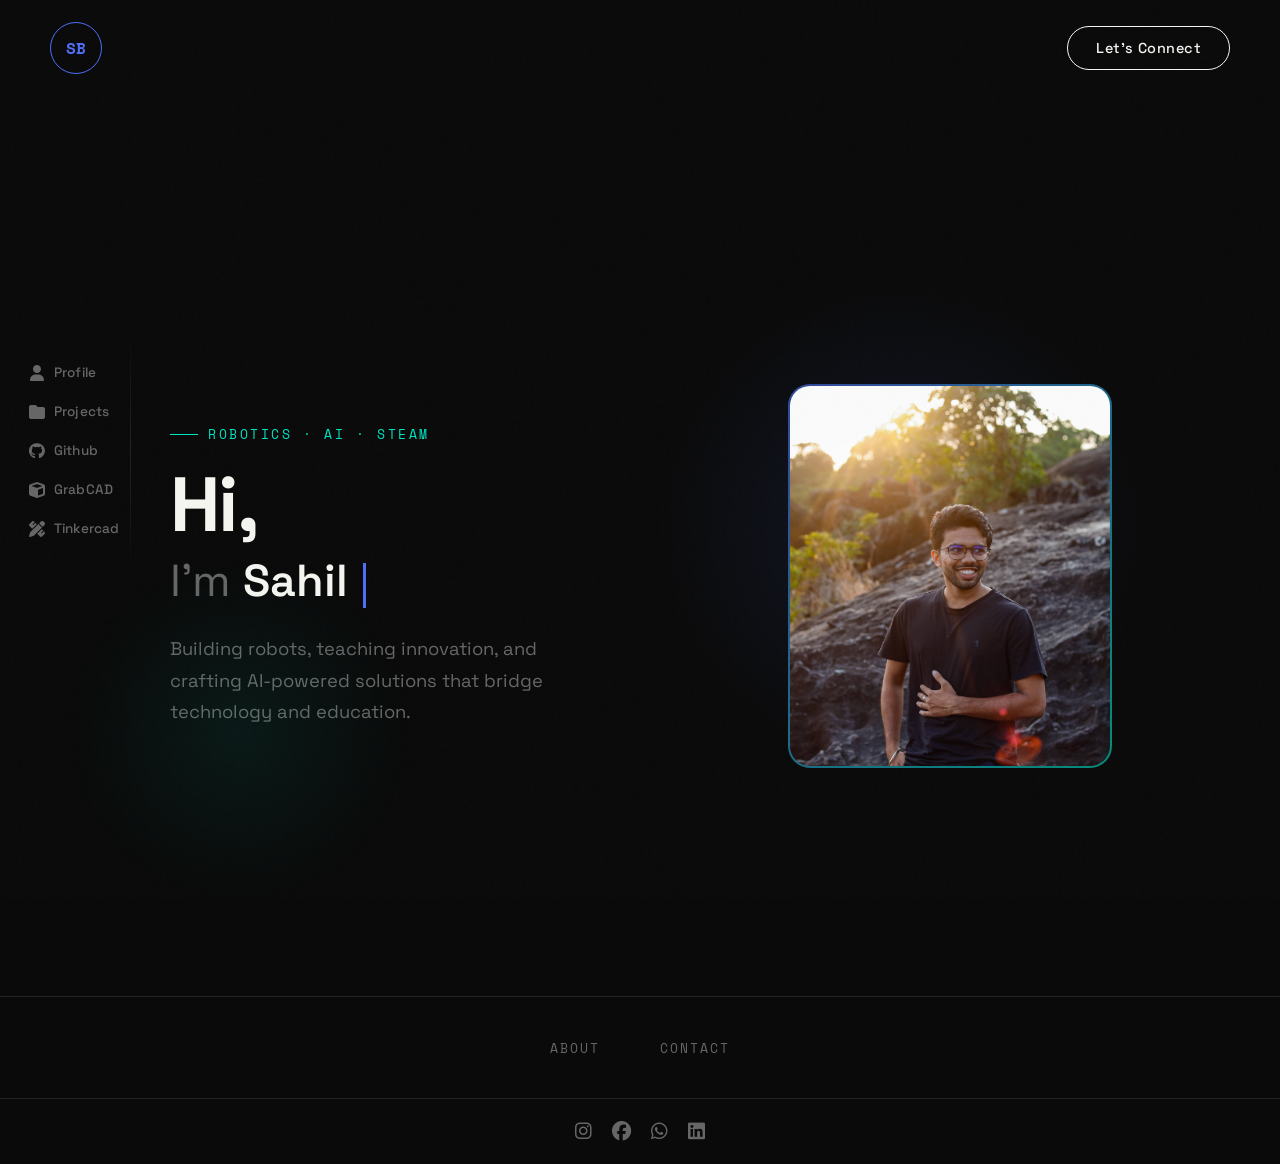
<file: index.html>
<!DOCTYPE html>
<html lang="en">
<head>
  <meta charset="UTF-8">
  <meta name="viewport" content="width=device-width, initial-scale=1.0">
  <title>Sahil B Pillai — Robotics Engineer</title>
  <link rel="stylesheet" href="style/index.css">
  <link rel="stylesheet" href="https://cdnjs.cloudflare.com/ajax/libs/font-awesome/6.5.1/css/all.min.css">
</head>
<body>

  <!-- Navbar -->
  <nav class="navbar" id="navbar">
    <div class="logo">SB</div>
    <div class="contact-btn">
      <button id="connect-btn">Let's Connect</button>
    </div>
  </nav>

  <!-- Contact Popup -->
  <div class="popup-overlay" id="popup-overlay">
    <div class="popup-card">
      <button class="popup-close" id="popup-close">✕</button>
      <h3>Let's Connect</h3>
      <p>Reach out through any of these</p>
      <div class="popup-links">
        <a href="mailto:sahilpillai117@gmail.com" class="popup-item">
          <i class="fa-solid fa-envelope"></i>
          <span>Email</span>
        </a>
        <a href="tel:+917994223905" class="popup-item">
          <i class="fa-solid fa-phone"></i>
          <span>Call</span>
        </a>
        <a href="https://wa.me/917994223905" target="_blank" class="popup-item">
          <i class="fa-brands fa-whatsapp"></i>
          <span>WhatsApp</span>
        </a>
        <a href="https://www.linkedin.com/in/sahil-b-pillai/" target="_blank" class="popup-item">
          <i class="fa-brands fa-linkedin"></i>
          <span>LinkedIn</span>
        </a>
      </div>
    </div>
  </div>

  <!-- Hero -->
  <main class="hero">
    <section class="intro">
      <div class="intro-eyebrow">Robotics · AI · STEAM</div>
      <h1>Hi,</h1>
      <h2>I'm <span id="typed-name"></span><span class="cursor"></span></h2>
      <p>Building robots, teaching innovation, and crafting AI‑powered solutions that bridge technology and education.</p>
    </section>

    <section class="photo">
      <div class="photo-frame">
        <img src="img/Lusi1.JPG" alt="Sahil B Pillai" class="profile-img">
      </div>
    </section>
  </main>

  <!-- Side Nav -->
  <aside class="side-nav">
    <a href="aboutme.html"><i class="fa-solid fa-user"></i>Profile</a>
    <a href="projects.html"><i class="fa-solid fa-folder"></i>Projects</a>
    <a href="https://github.com/Sahilpillai006" target="_blank"><i class="fa-brands fa-github"></i>Github</a>
    <a href="https://grabcad.com/sahil.pillai-3" target="_blank"><i class="fa-solid fa-cube"></i>GrabCAD</a>
    <a href="https://www.tinkercad.com/users/9lE0QAFaSyM-sahil-b-pillai" target="_blank"><i class="fa-solid fa-pencil-ruler"></i>Tinkercad</a>
  </aside>

  <!-- Bottom Links -->
  <section class="quick-links">
    <div class="about-link"><a href="aboutme.html">About</a></div>
    <div class="contact-link"><a href="#" id="bottom-connect">Contact</a></div>
  </section>

  <!-- Social Bar -->
  <div class="social-bar">
    <a href="https://www.instagram.com/ba_ch_uz_zz?igsh=d2ExN3FqcnA3OG1h" target="_blank"><i class="fa-brands fa-instagram"></i></a>
    <a href="YOUR_FACEBOOK_URL" target="_blank"><i class="fa-brands fa-facebook"></i></a>
    <a href="https://wa.me/917994223905" target="_blank"><i class="fa-brands fa-whatsapp"></i></a>
    <a href="https://www.linkedin.com/in/sahil-b-pillai/" target="_blank"><i class="fa-brands fa-linkedin"></i></a>
  </div>

  <script src="js/index.js"></script>
</body>
</html>
</file>
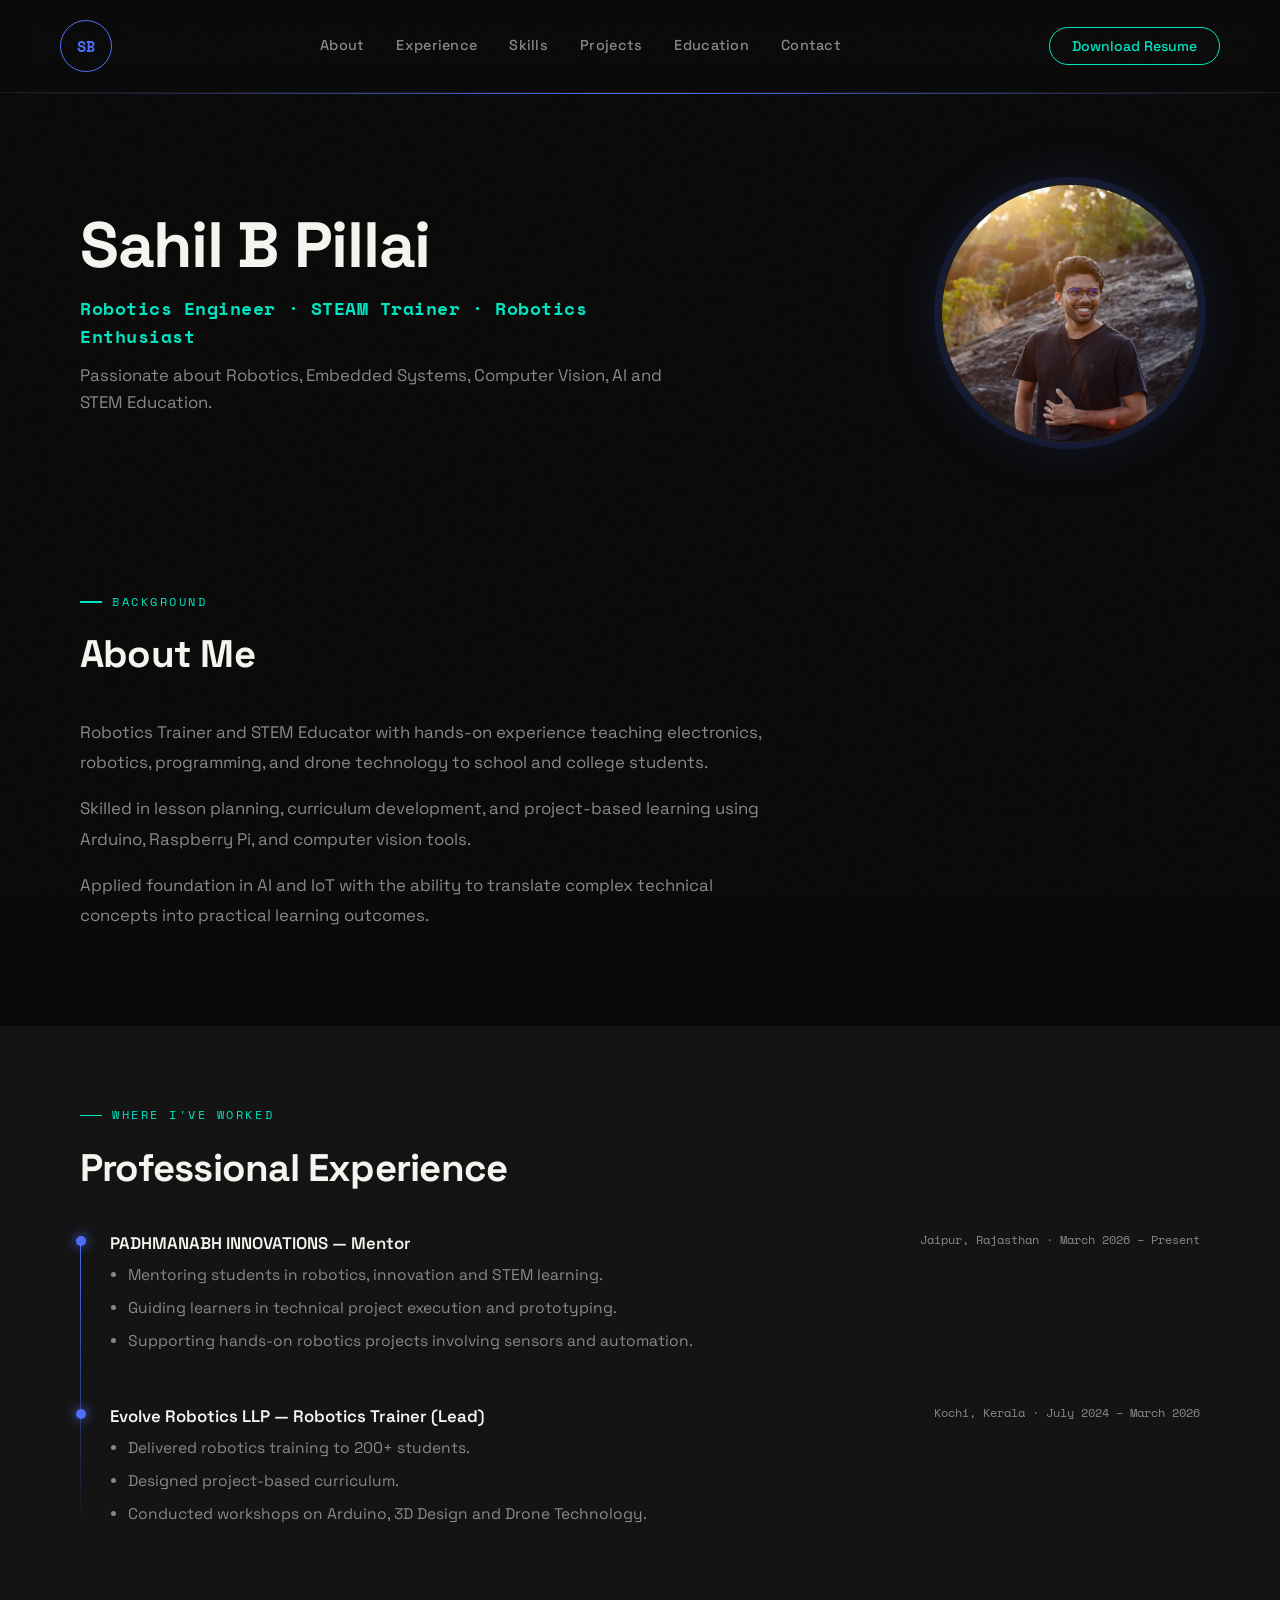
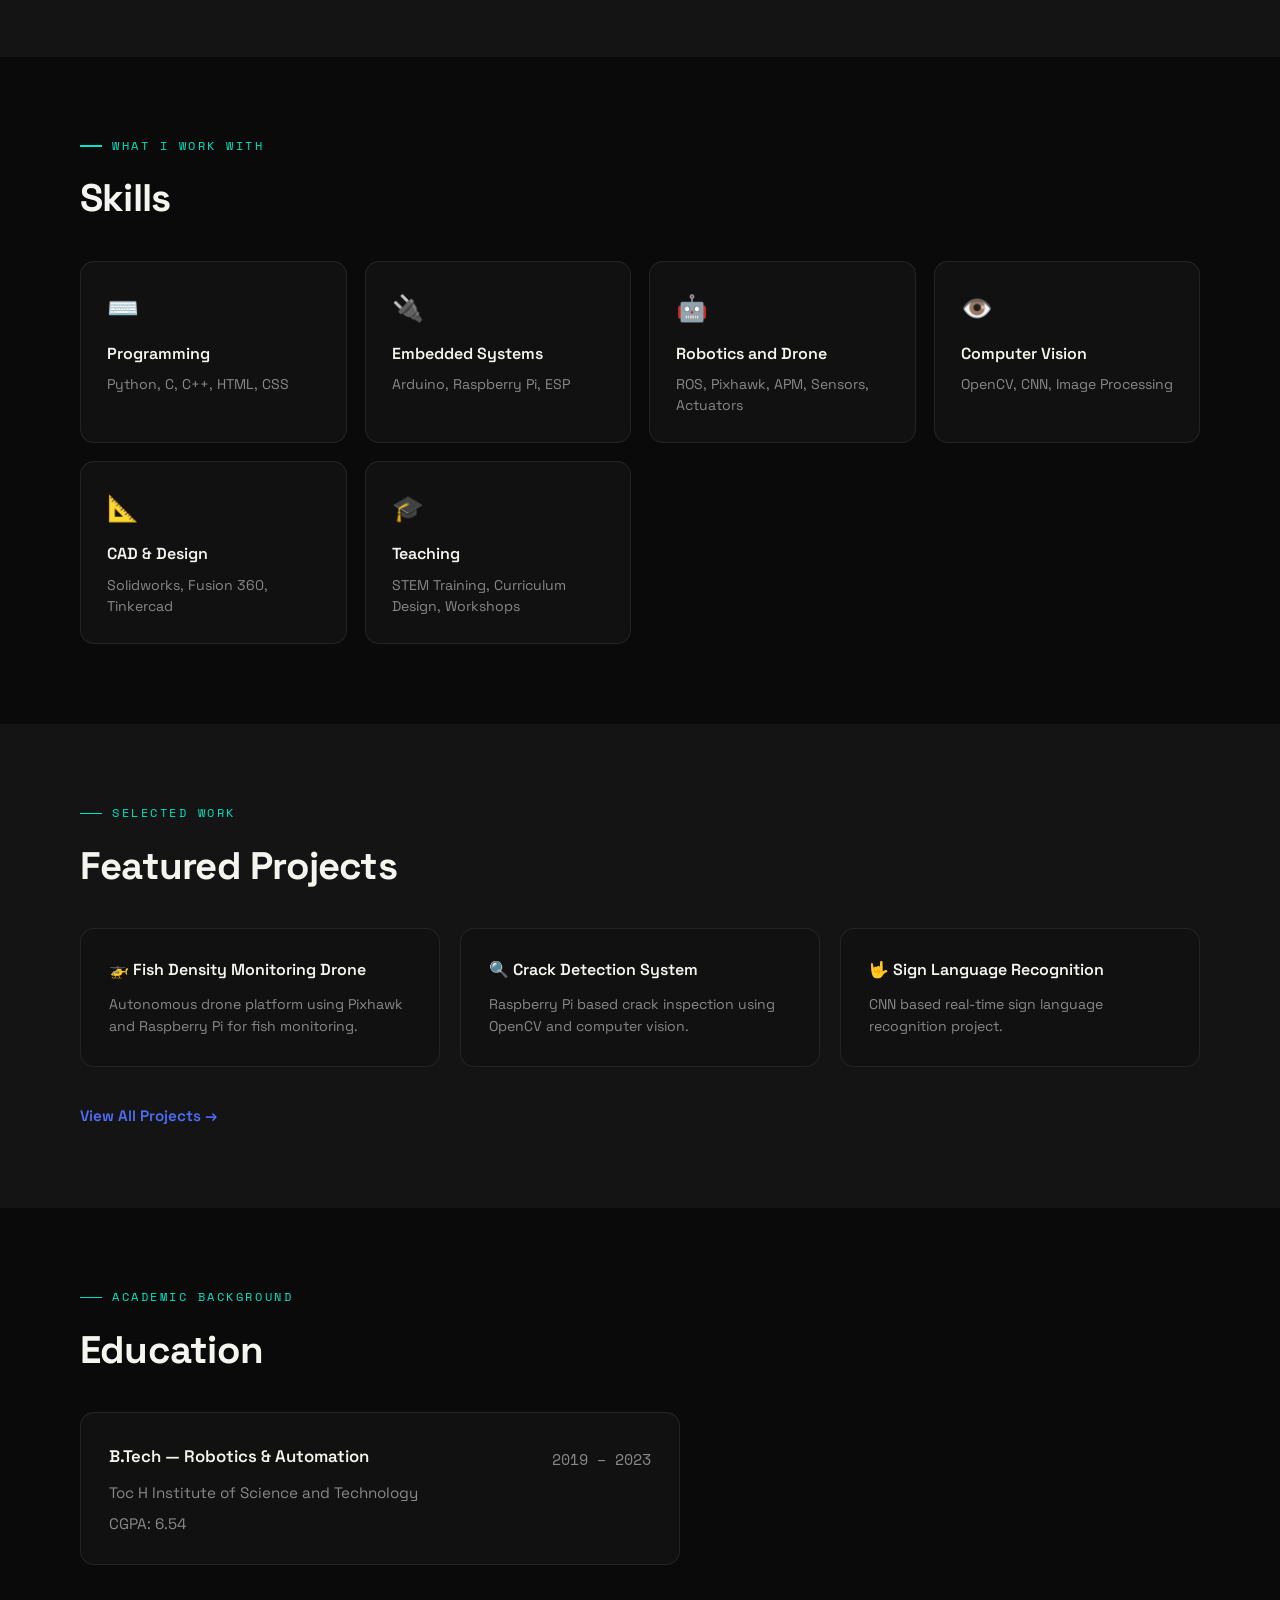
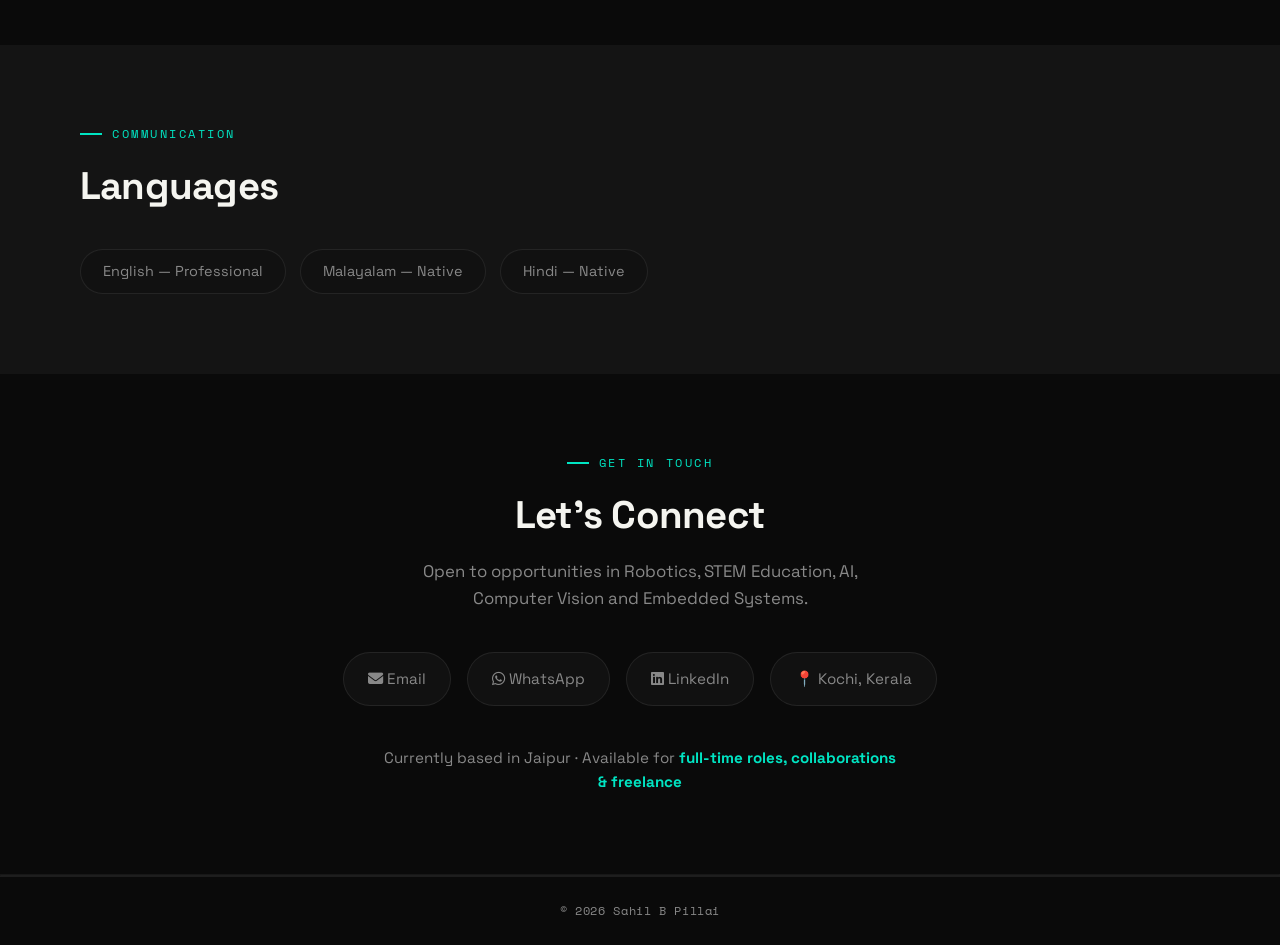
<file: aboutme.html>
<!DOCTYPE html>
<html lang="en">
<head>
  <meta charset="UTF-8">
  <meta name="viewport" content="width=device-width, initial-scale=1.0">
  <title>Sahil B Pillai — About</title>
  <link rel="stylesheet" href="style/aboutme.css">
  <link rel="stylesheet" href="https://cdnjs.cloudflare.com/ajax/libs/font-awesome/6.5.1/css/all.min.css">
</head>
<body>

  <header>
    <nav class="nav-bar">
      <div class="logo"><a href="index.html" class="logo-circle">SB</a></div>
      <div class="nav-links">
        <a href="#about">About</a>
        <a href="#experience">Experience</a>
        <a href="#skills">Skills</a>
        <a href="projects.html">Projects</a>
        <a href="#education">Education</a>
        <a href="#contact">Contact</a>
      </div>
      <div class="resume-btn"><a href="Sahil_B_pillai.pdf" download>Download Resume</a></div>
    </nav>
  </header>

  <!-- Hero -->
  <section class="hero">
    <div class="hero-text">
      <h1>Sahil B Pillai</h1>
      <p>Robotics Engineer · STEAM Trainer · Robotics Enthusiast</p>
      <p>Passionate about Robotics, Embedded Systems, Computer Vision, AI and STEM Education.</p>
    </div>
    <img src="img/Lusi1.JPG" alt="Sahil B Pillai" class="profile-img">
  </section>

  <!-- About -->
  <section id="about" class="aboutme-sec">
    <div class="section-label reveal">Background</div>
    <h2 class="reveal reveal-delay-1">About Me</h2>
    <p class="reveal reveal-delay-2">Robotics Trainer and STEM Educator with hands-on experience teaching electronics, robotics, programming, and drone technology to school and college students.</p>
    <p class="reveal reveal-delay-3">Skilled in lesson planning, curriculum development, and project-based learning using Arduino, Raspberry Pi, and computer vision tools.</p>
    <p class="reveal reveal-delay-4">Applied foundation in AI and IoT with the ability to translate complex technical concepts into practical learning outcomes.</p>
  </section>

  <!-- Experience -->
  <section id="experience" class="job-sec">
    <div class="section-label reveal">Where I've Worked</div>
    <h2 class="reveal reveal-delay-1">Professional Experience</h2>
    <div class="timeline">

      <div class="timeline-item reveal reveal-delay-2">
        <div class="timeline-dot"></div>
        <div class="company-header">
          <h3>PADHMANABH INNOVATIONS — Mentor</h3>
          <p>Jaipur, Rajasthan · March 2026 – Present</p>
        </div>
        <ul>
          <li>Mentoring students in robotics, innovation and STEM learning.</li>
          <li>Guiding learners in technical project execution and prototyping.</li>
          <li>Supporting hands-on robotics projects involving sensors and automation.</li>
        </ul>
      </div>

      <div class="timeline-item reveal reveal-delay-3">
        <div class="timeline-dot"></div>
        <div class="company-header">
          <h3>Evolve Robotics LLP — Robotics Trainer (Lead)</h3>
          <p>Kochi, Kerala · July 2024 – March 2026</p>
        </div>
        <ul>
          <li>Delivered robotics training to 200+ students.</li>
          <li>Designed project-based curriculum.</li>
          <li>Conducted workshops on Arduino, 3D Design and Drone Technology.</li>
        </ul>
      </div>

    </div>
  </section>

  <!-- Skills -->
  <section id="skills" class="skills-sec">
    <div class="section-label reveal">What I Work With</div>
    <h2 class="reveal reveal-delay-1">Skills</h2>
    <div class="skills-grid">
      <div class="skill-card reveal reveal-delay-1">
        <div class="skill-icon">⌨️</div>
        <h3>Programming</h3>
        <p>Python, C, C++, HTML, CSS</p>
      </div>
      <div class="skill-card reveal reveal-delay-2">
        <div class="skill-icon">🔌</div>
        <h3>Embedded Systems</h3>
        <p>Arduino, Raspberry Pi, ESP </p>
      </div>
      <div class="skill-card reveal reveal-delay-3">
        <div class="skill-icon">🤖</div>
        <h3>Robotics and Drone</h3>
        <p>ROS, Pixhawk, APM, Sensors, Actuators</p>
      </div>
      <div class="skill-card reveal reveal-delay-4">
        <div class="skill-icon">👁️</div>
        <h3>Computer Vision</h3>
        <p>OpenCV, CNN, Image Processing</p>
      </div>
      <div class="skill-card reveal reveal-delay-5">
        <div class="skill-icon">📐</div>
        <h3>CAD & Design</h3>
        <p>Solidworks, Fusion 360, Tinkercad</p>
      </div>
      <div class="skill-card reveal">
        <div class="skill-icon">🎓</div>
        <h3>Teaching</h3>
        <p>STEM Training, Curriculum Design, Workshops</p>
      </div>
    </div>
  </section>

  <!-- Projects Preview -->
  <section id="projects-preview" class="project-sec">
    <div class="section-label reveal">Selected Work</div>
    <h2 class="reveal reveal-delay-1">Featured Projects</h2>
    <div class="projects-grid">
      <div class="project-card reveal reveal-delay-2" onclick="window.location.href='projects.html'">
        <h3>🚁 Fish Density Monitoring Drone</h3>
        <p>Autonomous drone platform using Pixhawk and Raspberry Pi for fish monitoring.</p>
      </div>
      <div class="project-card reveal reveal-delay-3" onclick="window.location.href='projects.html'">
        <h3>🔍 Crack Detection System</h3>
        <p>Raspberry Pi based crack inspection using OpenCV and computer vision.</p>
      </div>
      <div class="project-card reveal reveal-delay-4" onclick="window.location.href='projects.html'">
        <h3>🤟 Sign Language Recognition</h3>
        <p>CNN based real-time sign language recognition project.</p>
      </div>
    </div>
    <a href="projects.html" class="view-all-link reveal">View All Projects →</a>
  </section>

  <!-- Education -->
  <section id="education" class="edu">
    <div class="section-label reveal">Academic Background</div>
    <h2 class="reveal reveal-delay-1">Education</h2>
    <article class="reveal reveal-delay-2">
      <div class="edu-header">
        <h3>B.Tech — Robotics & Automation</h3>
        <p>2019 – 2023</p>
      </div>
      <p>Toc H Institute of Science and Technology</p>
      <p>CGPA: 6.54</p>
    </article>
  </section>

  <!-- Languages -->
  <section id="languages" class="language-sec">
    <div class="section-label reveal">Communication</div>
    <h2 class="reveal reveal-delay-1">Languages</h2>
    <ul>
      <li class="reveal reveal-delay-2">English — Professional</li>
      <li class="reveal reveal-delay-3">Malayalam — Native</li>
      <li class="reveal reveal-delay-4">Hindi — Native</li>
    </ul>
  </section>

  <!-- Contact -->
  <section id="contact" class="contact-sec">
    <div class="section-label reveal" style="justify-content:center;">Get In Touch</div>
    <h2 class="reveal reveal-delay-1">Let's Connect</h2>
    <p class="contact-sub reveal reveal-delay-2">Open to opportunities in Robotics, STEM Education, AI, Computer Vision and Embedded Systems.</p>
    <div class="contact-grid">
      <div class="contact-item reveal reveal-delay-2"><a href="mailto:sahilpillai117@gmail.com" class="popup-item"><i class="fa-solid fa-envelope"></i> <span>Email</span></a></div>
      <div class="contact-item reveal reveal-delay-3"><a  href = "https://wa.me/917994223905" ><i class="fa-brands fa-whatsapp"></i> <span>WhatsApp</span> </a></div>
      <div class="contact-item reveal reveal-delay-4"><a href="https://www.linkedin.com/in/sahil-b-pillai/" target="_blank"><i class="fa-brands fa-linkedin"></i> <span>LinkedIn</span></a></div>
      <div class="contact-item reveal reveal-delay-5">📍 Kochi, Kerala</div>
    </div>
    <p class="open-to reveal reveal-delay-5">Currently based in Jaipur · Available for <strong>full-time roles, collaborations & freelance</strong></p>
  </section>

  <hr style="border-color: var(--border); margin: 0;">
  <footer>© 2026 Sahil B Pillai</footer>

  <script src = js/aboutme.js> </script>

</body>
</html>
</file>
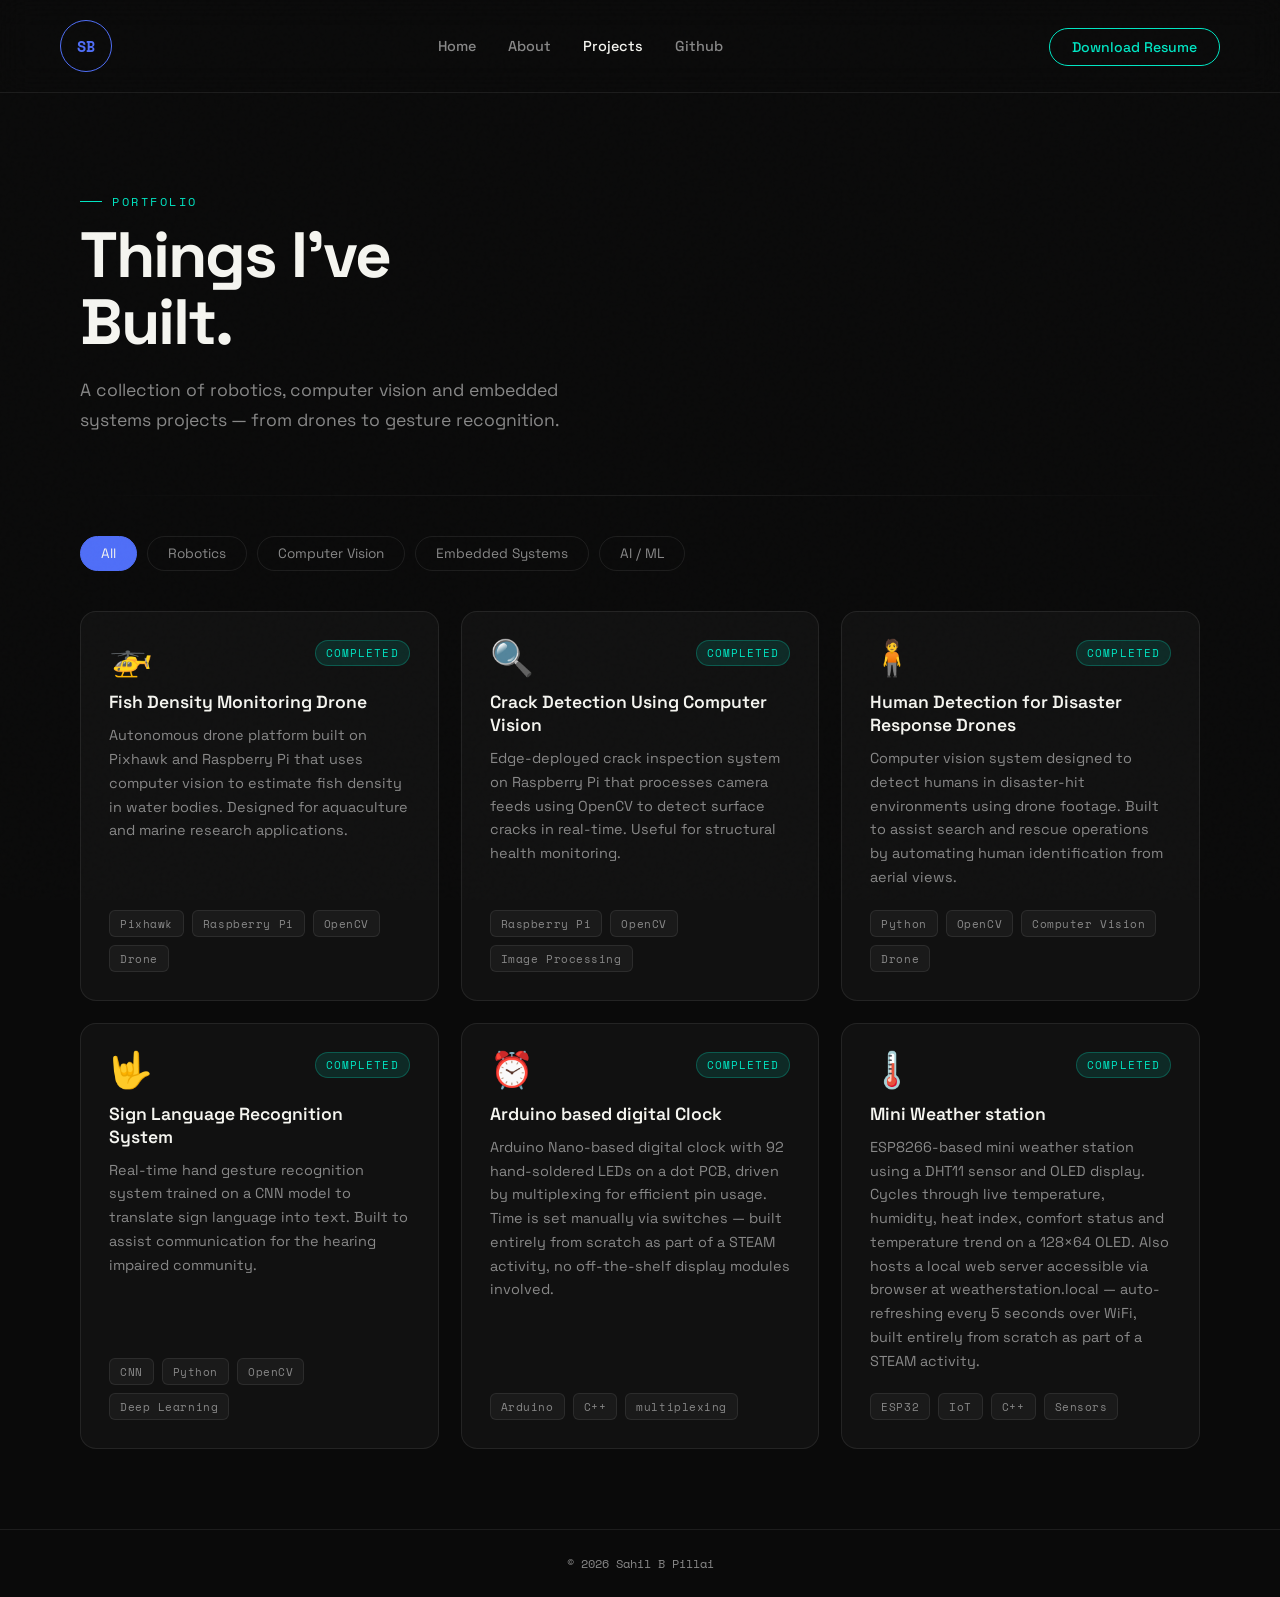
<file: projects.html>
<!DOCTYPE html>
<html lang="en">
<head>
  <meta charset="UTF-8">
  <meta name="viewport" content="width=device-width, initial-scale=1.0">
  <title>Projects — Sahil B Pillai</title>
  <link rel="stylesheet" href="style/project.css">
  <link rel="stylesheet" href="https://cdnjs.cloudflare.com/ajax/libs/font-awesome/6.5.1/css/all.min.css">
</head>
<body>

  <header>
    <nav class="nav-bar">
      <div class="logo"><a href="index.html" class="logo-circle">SB</a></div>
      <div class="nav-links">
        <a href="index.html">Home</a>
        <a href="aboutme.html">About</a>
        <a href="projects.html" class="active">Projects</a>
        <a href="https://github.com/Sahilpillai006" target="_blank">Github</a>
      </div>
      <div class="resume-btn"><a href="Sahil_B_pillai.pdf" download>Download Resume</a></div>
    </nav>
  </header>

  <!-- Hero -->
  <section class="page-hero">
    <div class="section-label reveal">Portfolio</div>
    <h1 class="reveal reveal-delay-1">Things I've<br>Built.</h1>
    <p class="reveal reveal-delay-2">A collection of robotics, computer vision and embedded systems projects — from drones to gesture recognition.</p>
  </section>

  <!-- Filter -->
  <div class="filter-bar reveal">
    <button class="filter-btn active" data-filter="all">All</button>
    <button class="filter-btn" data-filter="robotics">Robotics</button>
    <button class="filter-btn" data-filter="cv">Computer Vision</button>
    <button class="filter-btn" data-filter="embedded">Embedded Systems</button>
    <button class="filter-btn" data-filter="ai">AI / ML</button>
  </div>

  <!-- Projects -->
  <section class="projects-section">
    <div class="projects-grid" id="projects-grid">

      <div class="project-card reveal reveal-delay-1" data-category="robotics cv">
        <div class="card-header">
          <div class="card-icon">🚁</div>
          <span class="card-status status-done">Completed</span>
        </div>
        <div class="card-body">
          <h3>Fish Density Monitoring Drone</h3>
          <p>Autonomous drone platform built on Pixhawk and Raspberry Pi that uses computer vision to estimate fish density in water bodies. Designed for aquaculture and marine research applications.</p>
          <div class="card-tags">
            <span class="tag">Pixhawk</span>
            <span class="tag">Raspberry Pi</span>
            <span class="tag">OpenCV</span>
            <span class="tag">Drone</span>
          </div>
        </div>
      </div>

      <div class="project-card reveal reveal-delay-2" data-category="cv embedded">
        <div class="card-header">
          <div class="card-icon">🔍</div>
          <span class="card-status status-done">Completed</span>
        </div>
        <div class="card-body">
          <h3>Crack Detection Using Computer Vision</h3>
          <p>Edge-deployed crack inspection system on Raspberry Pi that processes camera feeds using OpenCV to detect surface cracks in real-time. Useful for structural health monitoring.</p>
          <div class="card-tags">
            <span class="tag">Raspberry Pi</span>
            <span class="tag">OpenCV</span>
            <span class="tag">Image Processing</span>
          </div>
        </div>
      </div>

      <div class="project-card reveal reveal-delay-3" data-category="robotics cv ai">
        <div class="card-header">
          <div class="card-icon">🧍</div>
          <span class="card-status status-done">Completed</span>
        </div>
        <div class="card-body">
          <h3>Human Detection for Disaster Response Drones</h3>
          <p>Computer vision system designed to detect humans in disaster-hit environments using drone footage. Built to assist search and rescue operations by automating human identification from aerial views.</p>
          <div class="card-tags">
            <span class="tag">Python</span>
            <span class="tag">OpenCV</span>
            <span class="tag">Computer Vision</span>
            <span class="tag">Drone</span>
          </div>
        </div>
      </div>

      <div class="project-card reveal reveal-delay-4" data-category="ai cv robotics">
        <div class="card-header">
          <div class="card-icon">🤟</div>
          <span class="card-status status-done">Completed</span>
        </div>
        <div class="card-body">
          <h3>Sign Language Recognition System</h3>
          <p>Real-time hand gesture recognition system trained on a CNN model to translate sign language into text. Built to assist communication for the hearing impaired community.</p>
          <div class="card-tags">
            <span class="tag">CNN</span>
            <span class="tag">Python</span>
            <span class="tag">OpenCV</span>
            <span class="tag">Deep Learning</span>
          </div>
        </div>
      </div>

      <div class="project-card reveal reveal-delay-5" data-category="embedded">
        <div class="card-header">
          <div class="card-icon">⏰</div>
          <span class="card-status status-done">Completed</span>
        </div>
        <div class="card-body">
          <h3>Arduino based digital Clock</h3>
          <p>Arduino Nano-based digital clock with 92 hand-soldered LEDs on a dot PCB, driven by multiplexing for efficient pin usage. Time is set manually via switches — built entirely from scratch as part of a STEAM activity, no off-the-shelf display modules involved.</p>
          <div class="card-tags">
            <span class="tag">Arduino</span>
            <span class="tag">C++</span>
            <span class="tag">multiplexing</span>
          </div>
        </div>
      </div>

      <div class="project-card reveal reveal-delay-6" data-category="embedded">
        <div class="card-header">
          <div class="card-icon">🌡️</div>
          <span class="card-status status-done">Completed</span>
        </div>
        <div class="card-body">
          <h3>Mini Weather station</h3>
          <p>ESP8266-based mini weather station using a DHT11 sensor and OLED display. Cycles through live temperature, humidity, heat index, comfort status and temperature trend on a 128×64 OLED. Also hosts a local web server accessible via browser at weatherstation.local — auto-refreshing every 5 seconds over WiFi, built entirely from scratch as part of a STEAM activity.</p>
          <div class="card-tags">
            <span class="tag">ESP32</span>
            <span class="tag">IoT</span>
            <span class="tag">C++</span>
            <span class="tag">Sensors</span>
          </div>
        </div>
      </div>
    </div>
    <!-- Modal -->
    <div class="modal-overlay" id="modal-overlay">
      <div class="modal-card">
        <div class="modal-banner">
          <span id="modal-icon"></span>
        </div>
        <div class="modal-body">
          <div class="modal-header">
            <h2 id="modal-title"></h2>
            <button class="modal-close" id="modal-close">✕</button>
          </div>
          <div class="modal-status" id="modal-status"></div>
          <p class="modal-description" id="modal-description"></p>
          <div class="modal-section-label">Components & Tools</div>
          <div class="modal-tags" id="modal-tags"></div>
          <a href="#" target="_blank" class="modal-github" id="modal-github">
            <i class="fa-brands fa-github"></i> View on GitHub
          </a>
        </div>
      </div>
    </div>
  </section>

  <footer>© 2026 Sahil B Pillai</footer>

  <script src="js/project.js"></script>

</body>
</html>
</file>
<file: style/index.css>
@import url('https://fonts.googleapis.com/css2?family=Space+Grotesk:wght@300;400;500;600;700&family=Space+Mono:wght@400;700&display=swap');

* {
  margin: 0;
  padding: 0;
  box-sizing: border-box;
}

:root {
  --black: #0a0a0a;
  --white: #f5f5f0;
  --accent: #4f6ef7;
  --accent2: #00e5c3;
  --mid: #1a1a1a;
  --muted: #666;
  --border: rgba(255,255,255,0.1);
}

html { scroll-behavior: smooth; }

body {
  font-family: 'Space Grotesk', sans-serif;
  background-color: var(--black);
  color: var(--white);
  overflow-x: hidden;
}

/* ── NOISE TEXTURE OVERLAY ── */
body::before {
  content: '';
  position: fixed;
  inset: 0;
  background-image: url("data:image/svg+xml,%3Csvg viewBox='0 0 256 256' xmlns='http://www.w3.org/2000/svg'%3E%3Cfilter id='noise'%3E%3CfeTurbulence type='fractalNoise' baseFrequency='0.9' numOctaves='4' stitchTiles='stitch'/%3E%3C/filter%3E%3Crect width='100%25' height='100%25' filter='url(%23noise)' opacity='0.04'/%3E%3C/svg%3E");
  pointer-events: none;
  z-index: 9999;
  opacity: 0.4;
}

/* ── NAVBAR ── */
.navbar {
  position: sticky;
  top: 0; left: 0;
  width: 100%;
  display: flex;
  justify-content: space-between;
  align-items: center;
  padding: 22px 50px;
  z-index: 100;
  background: transparent;
  transition: background 0.4s ease, backdrop-filter 0.4s ease;
}

.navbar.scrolled {
  background: rgba(10,10,10,0.85);
  backdrop-filter: blur(16px);
  border-bottom: 1px solid var(--border);
}

.logo {
  width: 52px;
  height: 52px;
  border: 1.5px solid var(--accent);
  border-radius: 50%;
  display: flex;
  justify-content: center;
  align-items: center;
  font-family: 'Space Mono', monospace;
  font-size: 1rem;
  font-weight: 700;
  color: var(--accent);
  cursor: pointer;
  transition: all 0.35s ease;
}

.logo:hover {
  background: var(--accent);
  color: var(--black);
  transform: rotate(15deg) scale(1.08);
}

.contact-btn button {
  padding: 12px 28px;
  border: 1.5px solid var(--white);
  border-radius: 100px;
  background: transparent;
  color: var(--white);
  font-family: 'Space Grotesk', sans-serif;
  font-size: 0.9rem;
  font-weight: 500;
  cursor: pointer;
  transition: all 0.3s ease;
  letter-spacing: 0.03em;
}

.contact-btn button:hover {
  background: var(--white);
  color: var(--black);
  transform: translateY(-2px);
}

/* ── HERO ── */
.hero {
  min-height: 100vh;
  display: flex;
  justify-content: center;
  align-items: center;
  padding: 120px 80px 60px;
  position: relative;
  gap: 60px;
}

/* Ambient glow */
.hero::before {
  content: '';
  position: absolute;
  top: 20%;
  right: 10%;
  width: 500px;
  height: 500px;
  background: radial-gradient(circle, rgba(79,110,247,0.12) 0%, transparent 70%);
  pointer-events: none;
  animation: pulse-glow 6s ease-in-out infinite alternate;
}

.hero::after {
  content: '';
  position: absolute;
  bottom: 10%;
  left: 5%;
  width: 350px;
  height: 350px;
  background: radial-gradient(circle, rgba(0,229,195,0.07) 0%, transparent 70%);
  pointer-events: none;
  animation: pulse-glow 8s ease-in-out infinite alternate-reverse;
}

@keyframes pulse-glow {
  from { transform: scale(1); opacity: 0.6; }
  to { transform: scale(1.15); opacity: 1; }
}

/* ── INTRO TEXT ── */
.intro {
  flex: 1;
  max-width: 560px;
  opacity: 0;
  transform: translateY(30px);
  animation: fade-up 0.9s ease forwards 0.2s;
}

.intro-eyebrow {
  font-family: 'Space Mono', monospace;
  font-size: 0.8rem;
  color: var(--accent2);
  letter-spacing: 0.2em;
  text-transform: uppercase;
  margin-bottom: 20px;
  display: flex;
  align-items: center;
  gap: 10px;
}

.intro-eyebrow::before {
  content: '';
  display: inline-block;
  width: 28px;
  height: 1.5px;
  background: var(--accent2);
}

.intro h1 {
  font-size: clamp(3rem, 6vw, 5.5rem);
  font-weight: 700;
  line-height: 1.05;
  margin-bottom: 8px;
  letter-spacing: -0.02em;
}

.intro h2 {
  font-size: clamp(1.8rem, 3.5vw, 3rem);
  font-weight: 400;
  margin-bottom: 24px;
  color: var(--muted);
}

.intro h2 span {
  color: var(--white);
  font-weight: 600;
}

.intro p {
  font-size: 1.15rem;
  color: var(--muted);
  line-height: 1.7;
  max-width: 420px;
}

/* Cursor blink after name */
.cursor {
  display: inline-block;
  width: 3px;
  height: 1em;
  background: var(--accent);
  margin-left: 4px;
  vertical-align: middle;
  animation: blink 1s step-end infinite;
}

@keyframes blink {
  0%, 100% { opacity: 1; }
  50% { opacity: 0; }
}

/* ── PROFILE IMAGE ── */
.photo {
  flex-shrink: 0;
  opacity: 0;
  transform: translateY(30px) scale(0.96);
  animation: fade-up 0.9s ease forwards 0.45s;
}

.photo-frame {
  position: relative;
  width: 320px;
  height: 380px;
}

.photo-frame::before {
  content: '';
  position: absolute;
  inset: -2px;
  border-radius: 22px;
  background: linear-gradient(135deg, var(--accent), var(--accent2));
  z-index: 0;
  opacity: 0.6;
  transition: opacity 0.4s;
}

.photo-frame:hover::before {
  opacity: 1;
  animation: spin-border 3s linear infinite;
}

@keyframes spin-border {
  from { filter: hue-rotate(0deg); }
  to { filter: hue-rotate(360deg); }
}

.profile-img {
  position: relative;
  z-index: 1;
  width: 100%;
  height: 100%;
  object-fit: cover;
  border-radius: 20px;
  display: block;
  transition: transform 0.5s ease;
}

.photo-frame:hover .profile-img {
  transform: scale(1.03);
}

/* ── SIDE NAV ── */
.side-nav {
  position: fixed;
  left: 28px;
  top: 50%;
  transform: translateY(-50%);
  display: flex;
  flex-direction: column;
  gap: 22px;
  z-index: 50;
}

.side-nav a {
  text-decoration: none;
  color: var(--muted);
  font-size: 0.85rem;
  font-weight: 500;
  display: flex;
  align-items: center;
  gap: 8px;
  transition: all 0.3s ease;
  letter-spacing: 0.01em;
}

.side-nav a i {
  font-size: 1rem;
  width: 18px;
  text-align: center;
}

.side-nav a:hover {
  color: var(--accent2);
  transform: translateX(5px);
}

.side-nav::after {
  content: '';
  position: absolute;
  right: -12px;
  top: -40px;
  width: 1px;
  height: calc(100% + 80px);
  background: linear-gradient(to bottom, transparent, var(--border), transparent);
}

/* ── BOTTOM LINKS ── */
.quick-links {
  display: flex;
  justify-content: center;
  gap: 60px;
  padding: 40px;
  border-top: 1px solid var(--border);
}

.quick-links a {
  text-decoration: none;
  color: var(--muted);
  font-family: 'Space Mono', monospace;
  font-size: 0.8rem;
  letter-spacing: 0.15em;
  text-transform: uppercase;
  transition: all 0.3s ease;
  position: relative;
}

.quick-links a::after {
  content: '';
  position: absolute;
  bottom: -4px;
  left: 0;
  width: 0;
  height: 1px;
  background: var(--accent);
  transition: width 0.3s ease;
}

.quick-links a:hover {
  color: var(--white);
}

.quick-links a:hover::after {
  width: 100%;
}

/* ── FADE UP ANIMATION ── */
@keyframes fade-up {
  to {
    opacity: 1;
    transform: translateY(0) scale(1);
  }
}

/* ── SCROLL INDICATOR ── */
.scroll-hint {
  position: absolute;
  bottom: 32px;
  left: 50%;
  transform: translateX(-50%);
  display: flex;
  flex-direction: column;
  align-items: center;
  gap: 8px;
  opacity: 0;
  animation: fade-up 0.9s ease forwards 1s;
}

.scroll-hint span {
  font-family: 'Space Mono', monospace;
  font-size: 0.7rem;
  letter-spacing: 0.15em;
  color: var(--muted);
  text-transform: uppercase;
}

.scroll-line {
  width: 1px;
  height: 40px;
  background: linear-gradient(to bottom, var(--accent), transparent);
  animation: scroll-pulse 2s ease-in-out infinite;
}

@keyframes scroll-pulse {
  0%, 100% { opacity: 0.3; transform: scaleY(1); }
  50% { opacity: 1; transform: scaleY(1.2); }
}

/* ── RESPONSIVE ── */
@media (max-width: 768px) {
  .hero { flex-direction: column-reverse; padding: 100px 24px 60px; text-align: center; }
  .intro p { max-width: 100%; }
  .intro-eyebrow { justify-content: center; }
  .photo-frame { width: 240px; height: 280px; }
  .side-nav { display: none; }
  .navbar { padding: 18px 24px; }
}

/* ── POPUP ── */
.popup-overlay {
  position: fixed;
  inset: 0;
  background: rgba(0,0,0,0.7);
  backdrop-filter: blur(8px);
  z-index: 1000;
  display: flex;
  justify-content: center;
  align-items: center;
  opacity: 0;
  pointer-events: none;
  transition: opacity 0.3s ease;
}

.popup-overlay.active {
  opacity: 1;
  pointer-events: all;
}

.popup-card {
  background: #111;
  border: 1px solid var(--border);
  border-radius: 20px;
  padding: 40px;
  width: 90%;
  max-width: 380px;
  text-align: center;
  position: relative;
  transform: translateY(20px);
  transition: transform 0.3s ease;
}

.popup-overlay.active .popup-card {
  transform: translateY(0);
}

.popup-card h3 {
  font-size: 1.4rem;
  font-weight: 700;
  margin-bottom: 6px;
}

.popup-card p {
  color: var(--muted);
  font-size: 0.9rem;
  margin-bottom: 28px;
}

.popup-close {
  position: absolute;
  top: 16px;
  right: 18px;
  background: none;
  border: none;
  color: var(--muted);
  font-size: 1rem;
  cursor: pointer;
  transition: color 0.2s;
}

.popup-close:hover { color: var(--white); }

.popup-links {
  display: grid;
  grid-template-columns: 1fr 1fr;
  gap: 12px;
}

.popup-item {
  display: flex;
  flex-direction: column;
  align-items: center;
  gap: 8px;
  text-decoration: none;
  color: var(--muted);
  background: rgba(255,255,255,0.04);
  border: 1px solid var(--border);
  border-radius: 12px;
  padding: 18px 12px;
  transition: all 0.3s ease;
  font-size: 0.88rem;
}

.popup-item i { font-size: 1.4rem; }

.popup-item:hover {
  color: var(--white);
  border-color: var(--accent2);
  background: rgba(0,229,195,0.06);
  transform: translateY(-2px);
}

/* ── SOCIAL BAR ── */
.social-bar {
  display: flex;
  justify-content: center;
  gap: 20px;
  padding: 20px 40px;
  border-top: 1px solid var(--border);
}

.social-bar a {
  color: var(--muted);
  font-size: 1.2rem;
  transition: all 0.3s ease;
}

.social-bar a:hover {
  color: var(--accent2);
  transform: translateY(-3px);
}

/* ── PAGE TRANSITIONS ── */
.page-exit-circle .photo-frame {
  animation: shrink-to-circle 0.5s ease forwards;
}

.page-exit-none .photo-frame {
  animation: shrink-to-none 0.5s ease forwards;
}

@keyframes shrink-to-circle {
  0%   { border-radius: 20px; transform: scale(1); opacity: 1; }
  100% { border-radius: 50%; transform: scale(0.15); opacity: 0; }
}

@keyframes shrink-to-none {
  0%   { border-radius: 20px; transform: scale(1); opacity: 1; }
  100% { border-radius: 20px; transform: scale(0); opacity: 0; }
}
</file>
<file: style/aboutme.css>
@import url('https://fonts.googleapis.com/css2?family=Space+Grotesk:wght@300;400;500;600;700&family=Space+Mono:wght@400;700&display=swap');

* { margin: 0; padding: 0; box-sizing: border-box; }

:root {
  --black: #0a0a0a;
  --white: #f5f5f0;
  --accent: #4f6ef7;
  --accent2: #00e5c3;
  --mid: #141414;
  --card: #111111;
  --muted: #888;
  --border: rgba(255,255,255,0.08);
}

html { scroll-behavior: smooth; }

body {
  font-family: 'Space Grotesk', sans-serif;
  background: var(--black);
  color: var(--white);
  line-height: 1.6;
  overflow-x: hidden;
}

/* ── NOISE ── */
body::before {
  content: '';
  position: fixed;
  inset: 0;
  background-image: url("data:image/svg+xml,%3Csvg viewBox='0 0 256 256' xmlns='http://www.w3.org/2000/svg'%3E%3Cfilter id='noise'%3E%3CfeTurbulence type='fractalNoise' baseFrequency='0.9' numOctaves='4' stitchTiles='stitch'/%3E%3C/filter%3E%3Crect width='100%25' height='100%25' filter='url(%23noise)' opacity='0.04'/%3E%3C/svg%3E");
  pointer-events: none;
  z-index: 9999;
  opacity: 0.4;
}

/* ── NAVBAR ── */
.nav-bar {
  position: sticky;
  top: 0;
  width: 100%;
  display: flex;
  justify-content: space-between;
  align-items: center;
  padding: 20px 60px;
  background: rgba(10,10,10,0.9);
  backdrop-filter: blur(16px);
  border-bottom: 1px solid var(--border);
  z-index: 100;
}

.logo-circle {
  width: 52px; height: 52px;
  border: 1.5px solid var(--accent);
  border-radius: 50%;
  display: flex; justify-content: center; align-items: center;
  color: var(--accent);
  text-decoration: none;
  font-family: 'Space Mono', monospace;
  font-size: 0.95rem; font-weight: 700;
  transition: all 0.3s;
}
.logo-circle:hover { background: var(--accent); color: var(--black); transform: rotate(15deg) scale(1.08); }

.nav-links { display: flex; gap: 32px; }
.nav-links a { color: var(--muted); text-decoration: none; font-size: 0.9rem; font-weight: 500; transition: color 0.3s; letter-spacing: 0.02em; }
.nav-links a:hover { color: var(--white); }

.resume-btn a {
  background: transparent;
  border: 1.5px solid var(--accent2);
  color: var(--accent2);
  text-decoration: none;
  padding: 9px 22px;
  border-radius: 100px;
  font-size: 0.88rem;
  font-weight: 500;
  transition: all 0.3s;
}
.resume-btn a:hover { background: var(--accent2); color: var(--black); }

/* ── HERO ── */
.hero {
  display: flex;
  justify-content: space-between;
  align-items: center;
  padding: 90px 80px 70px;
  position: relative;
  gap: 60px;
}

.hero::after {
  content: '';
  position: absolute;
  top: 0; left: 0; right: 0;
  height: 1px;
  background: linear-gradient(to right, transparent, var(--accent), transparent);
}

.hero-text { max-width: 600px; }
.hero-text h1 {
  font-size: clamp(2.5rem, 5vw, 4.2rem);
  font-weight: 700; letter-spacing: -0.02em;
  margin-bottom: 14px;
  line-height: 1.1;
}
.hero-text p:first-of-type {
  font-size: 1.1rem; font-weight: 600;
  color: var(--accent2); margin-bottom: 12px;
  font-family: 'Space Mono', monospace;
  letter-spacing: 0.03em;
}
.hero-text p:last-of-type { color: var(--muted); font-size: 1.05rem; }

.profile-img {
  width: 260px; height: 260px;
  object-fit: cover;
  border-radius: 50%;
  border: 2px solid var(--border);
  box-shadow: 0 0 0 6px rgba(79,110,247,0.12), 0 0 60px rgba(79,110,247,0.15);
  transition: transform 0.5s ease, box-shadow 0.5s ease;
  flex-shrink: 0;
}
.profile-img:hover {
  transform: scale(1.04);
  box-shadow: 0 0 0 8px rgba(79,110,247,0.2), 0 0 80px rgba(79,110,247,0.25);
}

/* ── SECTION LABELS ── */
.section-label {
  font-family: 'Space Mono', monospace;
  font-size: 0.72rem;
  letter-spacing: 0.22em;
  text-transform: uppercase;
  color: var(--accent2);
  margin-bottom: 12px;
  display: flex;
  align-items: center;
  gap: 10px;
}
.section-label::before {
  content: '';
  display: inline-block;
  width: 22px; height: 1.5px;
  background: var(--accent2);
}

section h2 {
  font-size: clamp(1.8rem, 3vw, 2.4rem);
  font-weight: 700;
  letter-spacing: -0.02em;
  margin-bottom: 32px;
}

/* ── ABOUT ── */
.aboutme-sec { padding: 80px; }
.aboutme-sec p { color: var(--muted); font-size: 1.05rem; max-width: 700px; margin-bottom: 16px; line-height: 1.8; }

/* ── EXPERIENCE TIMELINE ── */
.job-sec { padding: 80px; background: var(--mid); position: relative; }

.timeline { position: relative; padding-left: 30px; }
.timeline::before {
  content: '';
  position: absolute;
  left: 0; top: 8px; bottom: 0;
  width: 1px;
  background: linear-gradient(to bottom, var(--accent), transparent);
}

.timeline-item { position: relative; margin-bottom: 50px; }
.timeline-dot {
  position: absolute;
  left: -34px; top: 6px;
  width: 10px; height: 10px;
  border-radius: 50%;
  background: var(--accent);
  box-shadow: 0 0 12px var(--accent);
}

.company-header {
  display: flex;
  justify-content: space-between;
  align-items: flex-start;
  margin-bottom: 6px;
  flex-wrap: wrap;
  gap: 8px;
}
.company-header h3 {
  font-size: 1.05rem; font-weight: 600;
  color: var(--white);
}
.company-header p {
  font-family: 'Space Mono', monospace;
  font-size: 0.78rem; color: var(--muted);
}

.job-sec ul { padding-left: 18px; color: var(--muted); }
.job-sec ul li { margin-bottom: 8px; font-size: 0.97rem; line-height: 1.6; }

/* ── SKILLS ── */
.skills-sec { padding: 80px; }
.skills-grid {
  display: grid;
  grid-template-columns: repeat(auto-fit, minmax(240px, 1fr));
  gap: 18px;
}
.skill-card {
  background: var(--card);
  border: 1px solid var(--border);
  border-radius: 14px;
  padding: 26px;
  transition: all 0.35s ease;
  position: relative;
  overflow: hidden;
}
.skill-card::before {
  content: '';
  position: absolute;
  inset: 0;
  background: linear-gradient(135deg, rgba(79,110,247,0.06), transparent);
  opacity: 0;
  transition: opacity 0.35s;
}
.skill-card:hover {
  border-color: var(--accent);
  transform: translateY(-4px);
  box-shadow: 0 16px 40px rgba(79,110,247,0.1);
}
.skill-card:hover::before { opacity: 1; }
.skill-card .skill-icon { font-size: 1.6rem; margin-bottom: 12px; }
.skill-card h3 { font-size: 1rem; font-weight: 600; margin-bottom: 8px; color: var(--white); }
.skill-card p { font-size: 0.88rem; color: var(--muted); line-height: 1.5; }

/* ── PROJECTS PREVIEW ── */
.project-sec { padding: 80px; background: var(--mid); }
.projects-grid {
  display: grid;
  grid-template-columns: repeat(auto-fit, minmax(280px, 1fr));
  gap: 20px;
  margin-bottom: 36px;
}
.project-card {
  background: var(--card);
  border: 1px solid var(--border);
  border-radius: 14px;
  padding: 28px;
  transition: all 0.35s ease;
  cursor: pointer;
}
.project-card:hover {
  border-color: var(--accent2);
  transform: translateY(-4px);
  box-shadow: 0 16px 40px rgba(0,229,195,0.08);
}
.project-card h3 { font-size: 1rem; font-weight: 600; margin-bottom: 10px; }
.project-card p { font-size: 0.88rem; color: var(--muted); line-height: 1.6; }

.view-all-link {
  display: inline-flex;
  align-items: center;
  gap: 8px;
  text-decoration: none;
  color: var(--accent);
  font-weight: 600;
  font-size: 0.95rem;
  transition: gap 0.3s;
}
.view-all-link:hover { gap: 14px; }

/* ── EDUCATION ── */
.edu { padding: 80px; }
.edu article {
  background: var(--card);
  border: 1px solid var(--border);
  border-radius: 14px;
  padding: 28px;
  max-width: 600px;
}
.edu-header { display: flex; justify-content: space-between; align-items: center; margin-bottom: 10px; flex-wrap: wrap; gap: 8px; }
.edu-header h3 { font-size: 1.05rem; font-weight: 600; }
.edu-header p { font-family: 'Space Mono', monospace; font-size: 0.78rem; color: var(--muted); }
.edu article p { color: var(--muted); font-size: 0.95rem; margin-top: 6px; }

/* ── LANGUAGES ── */
.language-sec { padding: 80px; background: var(--mid); }
.language-sec ul { list-style: none; padding: 0; display: flex; flex-wrap: wrap; gap: 14px; }
.language-sec ul li {
  background: var(--card);
  border: 1px solid var(--border);
  padding: 10px 22px;
  border-radius: 100px;
  font-size: 0.9rem; color: var(--muted);
}

/* ── CONTACT ── */
.contact-sec { padding: 80px; text-align: center; }
.contact-sec h2 { margin-bottom: 12px; }
.contact-sec .contact-sub { color: var(--muted); max-width: 480px; margin: 0 auto 40px; font-size: 1.05rem; }
.contact-grid {
  display: flex;
  flex-wrap: wrap;
  justify-content: center;
  gap: 16px;
  margin-bottom: 40px;
}
.contact-item {
  display: flex; align-items: center; gap: 10px;
  background: var(--card);
  border: 1px solid var(--border);
  padding: 14px 24px;
  border-radius: 100px;
  color: var(--muted); font-size: 0.95rem;
  transition: all 0.3s;
}

.contact-item a {
    text-decoration: none;
    color: inherit;
}

.contact-item:hover { border-color: var(--accent2); color: var(--white); }
.open-to {
  color: var(--muted);
  font-size: 0.95rem;
  max-width: 520px;
  margin: 0 auto;
}
.open-to strong { color: var(--accent2); }

/* ── FOOTER ── */
footer {
  text-align: center;
  padding: 24px;
  border-top: 1px solid var(--border);
  color: var(--muted);
  font-family: 'Space Mono', monospace;
  font-size: 0.78rem;
  letter-spacing: 0.05em;
}

/* ── SCROLL REVEAL ── */
.reveal {
  opacity: 0;
  transform: translateY(28px);
  transition: opacity 0.7s ease, transform 0.7s ease;
}
.reveal.visible {
  opacity: 1;
  transform: translateY(0);
}
.reveal-delay-1 { transition-delay: 0.1s; }
.reveal-delay-2 { transition-delay: 0.2s; }
.reveal-delay-3 { transition-delay: 0.3s; }
.reveal-delay-4 { transition-delay: 0.4s; }
.reveal-delay-5 { transition-delay: 0.5s; }

/* ── RESPONSIVE ── */
@media (max-width: 768px) {
  .hero { flex-direction: column; padding: 60px 24px; text-align: center; }
  .nav-bar { padding: 16px 24px; }
  .nav-links { display: none; }
  section { padding: 60px 24px !important; }
  .company-header { flex-direction: column; }
}

/* ── PAGE TRANSITIONS ── */
.profile-img {
  transform-origin: center;
}

.page-enter .profile-img {
  animation: expand-from-circle 0.6s ease forwards;
}

@keyframes expand-from-circle {
  0%   { border-radius: 50%; transform: scale(0.15); opacity: 0; }
  100% { border-radius: 50%; transform: scale(1); opacity: 1; }
}
</file>
<file: style/project.css>
@import url('https://fonts.googleapis.com/css2?family=Space+Grotesk:wght@300;400;500;600;700&family=Space+Mono:wght@400;700&display=swap');

* { margin: 0; padding: 0; box-sizing: border-box; }

:root {
  --black: #0a0a0a;
  --white: #f5f5f0;
  --accent: #4f6ef7;
  --accent2: #00e5c3;
  --card: #111111;
  --mid: #141414;
  --muted: #888;
  --border: rgba(255,255,255,0.08);
}

html { scroll-behavior: smooth; }
body {
  font-family: 'Space Grotesk', sans-serif;
  background: var(--black);
  color: var(--white);
  overflow-x: hidden;
}

body::before {
  content: '';
  position: fixed; inset: 0;
  background-image: url("data:image/svg+xml,%3Csvg viewBox='0 0 256 256' xmlns='http://www.w3.org/2000/svg'%3E%3Cfilter id='noise'%3E%3CfeTurbulence type='fractalNoise' baseFrequency='0.9' numOctaves='4' stitchTiles='stitch'/%3E%3C/filter%3E%3Crect width='100%25' height='100%25' filter='url(%23noise)' opacity='0.04'/%3E%3C/svg%3E");
  pointer-events: none; z-index: 9999; opacity: 0.4;
}

/* ── NAVBAR ── */
.nav-bar {
  position: sticky; 
  top: 0; 
  width: 100%;
  display: flex; justify-content: space-between; align-items: center;
  padding: 20px 60px;
  background: rgba(10,10,10,0.9);
  backdrop-filter: blur(16px);
  border-bottom: 1px solid var(--border);
  z-index: 100;
}
.logo-circle {
  width: 52px; height: 52px;
  border: 1.5px solid var(--accent); border-radius: 50%;
  display: flex; justify-content: center; align-items: center;
  color: var(--accent); text-decoration: none;
  font-family: 'Space Mono', monospace; font-size: 0.95rem; font-weight: 700;
  transition: all 0.3s;
}
.logo-circle:hover { background: var(--accent); color: var(--black); transform: rotate(15deg) scale(1.08); }
.nav-links { display: flex; gap: 32px; }
.nav-links a { color: var(--muted); text-decoration: none; font-size: 0.9rem; font-weight: 500; transition: color 0.3s; }
.nav-links a:hover, .nav-links a.active { color: var(--white); }
.resume-btn a {
  background: transparent; border: 1.5px solid var(--accent2); color: var(--accent2);
  text-decoration: none; padding: 9px 22px; border-radius: 100px;
  font-size: 0.88rem; font-weight: 500; transition: all 0.3s;
}
.resume-btn a:hover { background: var(--accent2); color: var(--black); }

/* ── PAGE HERO ── */
.page-hero {
  padding: 100px 80px 60px;
  position: relative;
}
.page-hero::after {
  content: '';
  position: absolute; bottom: 0; left: 80px; right: 80px;
  height: 1px;
  background: linear-gradient(to right, transparent, var(--border), transparent);
}
.section-label {
  font-family: 'Space Mono', monospace; font-size: 0.72rem;
  letter-spacing: 0.22em; text-transform: uppercase; color: var(--accent2);
  margin-bottom: 12px; display: flex; align-items: center; gap: 10px;
}
.section-label::before { content: ''; display: inline-block; width: 22px; height: 1.5px; background: var(--accent2); }
.page-hero h1 {
  font-size: clamp(2.8rem, 5vw, 5rem);
  font-weight: 700; letter-spacing: -0.03em; line-height: 1.05;
  margin-bottom: 20px;
}
.page-hero p {
  font-size: 1.1rem; color: var(--muted); max-width: 520px; line-height: 1.7;
}

/* ── FILTER TABS ── */
.filter-bar {
  display: flex; gap: 10px; flex-wrap: wrap;
  padding: 40px 80px 20px;
}
.filter-btn {
  background: transparent;
  border: 1px solid var(--border);
  color: var(--muted);
  padding: 8px 20px; border-radius: 100px;
  font-family: 'Space Grotesk', sans-serif;
  font-size: 0.85rem; cursor: pointer;
  transition: all 0.3s;
}
.filter-btn:hover { border-color: var(--accent); color: var(--white); }
.filter-btn.active { background: var(--accent); border-color: var(--accent); color: var(--white); }

/* ── PROJECTS GRID ── */
.projects-section { padding: 20px 80px 80px; }
.projects-grid {
  display: grid;
  grid-template-columns: repeat(auto-fill, minmax(320px, 1fr));
  gap: 22px;
}

/* ── PROJECT CARD ── */
.project-card {
  background: var(--card);
  border: 1px solid var(--border);
  border-radius: 16px;
  overflow: hidden;
  transition: all 0.4s ease;
  display: flex;
  flex-direction: column;
  cursor: pointer;
}
.project-card:hover {
  border-color: var(--accent);
  transform: translateY(-6px);
  box-shadow: 0 24px 50px rgba(79,110,247,0.12);
}

.card-header {
  padding: 28px 28px 0;
  display: flex; justify-content: space-between; align-items: flex-start;
}
.card-icon {
  font-size: 2.2rem;
  line-height: 1;
  margin-bottom: 16px;
}
.card-status {
  font-family: 'Space Mono', monospace;
  font-size: 0.68rem; letter-spacing: 0.1em; text-transform: uppercase;
  padding: 4px 10px; border-radius: 100px;
}
.status-done { background: rgba(0,229,195,0.12); color: var(--accent2); border: 1px solid rgba(0,229,195,0.25); }
.status-wip { background: rgba(79,110,247,0.12); color: var(--accent); border: 1px solid rgba(79,110,247,0.25); }

.card-body { padding: 0 28px 28px; flex: 1; display: flex; flex-direction: column; }
.card-body h3 { font-size: 1.1rem; font-weight: 600; margin-bottom: 10px; line-height: 1.3; }
.card-body p { font-size: 0.9rem; color: var(--muted); line-height: 1.65; margin-bottom: 20px; flex: 1; }

.card-tags { display: flex; flex-wrap: wrap; gap: 8px; }
.tag {
  font-family: 'Space Mono', monospace;
  font-size: 0.7rem; letter-spacing: 0.05em;
  background: rgba(255,255,255,0.04);
  border: 1px solid var(--border);
  padding: 4px 10px; border-radius: 6px;
  color: var(--muted);
}

/* ── SCROLL REVEAL ── */
.reveal { opacity: 0; transform: translateY(24px); transition: opacity 0.65s ease, transform 0.65s ease; }
.reveal.visible { opacity: 1; transform: translateY(0); }
.reveal-delay-1 { transition-delay: 0.08s; }
.reveal-delay-2 { transition-delay: 0.16s; }
.reveal-delay-3 { transition-delay: 0.24s; }
.reveal-delay-4 { transition-delay: 0.32s; }
.reveal-delay-5 { transition-delay: 0.40s; }
.reveal-delay-6 { transition-delay: 0.48s; }

/* ── FOOTER ── */
footer {
  text-align: center; padding: 24px;
  border-top: 1px solid var(--border);
  color: var(--muted);
  font-family: 'Space Mono', monospace; font-size: 0.78rem;
}

@media (max-width: 768px) {
  .page-hero { padding: 70px 24px 40px; }
  .filter-bar { padding: 24px 24px 12px; }
  .projects-section { padding: 12px 24px 60px; }
  .nav-bar { padding: 16px 24px; }
  .nav-links { display: none; }
  .projects-grid { grid-template-columns: 1fr; }
}

/* ── MODAL ── */
.modal-overlay {
  position: fixed;
  inset: 0;
  background: rgba(0,0,0,0.8);
  backdrop-filter: blur(10px);
  z-index: 1000;
  display: flex;
  justify-content: center;
  align-items: center;
  opacity: 0;
  pointer-events: none;
  transition: opacity 0.3s ease;
  padding: 24px;
}

.modal-overlay.active {
  opacity: 1;
  pointer-events: all;
}

.modal-card {
  background: #111;
  border: 1px solid var(--border);
  border-radius: 20px;
  width: 100%;
  max-width: 580px;
  max-height: 90vh;
  overflow-y: auto;
  transform: translateY(30px) scale(0.97);
  transition: transform 0.35s ease;
}

.modal-overlay.active .modal-card {
  transform: translateY(0) scale(1);
}

.modal-banner {
  width: 100%;
  height: 180px;
  display: flex;
  justify-content: center;
  align-items: center;
  font-size: 4rem;
  border-radius: 20px 20px 0 0;
  background: linear-gradient(135deg, #0d1117, #1a1f35);
  position: relative;
  overflow: hidden;
}

.modal-banner::before {
  content: '';
  position: absolute;
  inset: 0;
  background: radial-gradient(circle at 60% 40%, rgba(79,110,247,0.2), transparent 60%),
              radial-gradient(circle at 30% 70%, rgba(0,229,195,0.1), transparent 50%);
}

.modal-banner img {
  width: 100%;
  height: 100%;
  object-fit: cover;
  border-radius: 20px 20px 0 0;
}

.modal-body {
  padding: 28px;
}

.modal-header {
  display: flex;
  justify-content: space-between;
  align-items: flex-start;
  margin-bottom: 16px;
  gap: 12px;
}

.modal-header h2 {
  font-size: 1.3rem;
  font-weight: 700;
  line-height: 1.3;
}

.modal-close {
  background: none;
  border: none;
  color: var(--muted);
  font-size: 1.1rem;
  cursor: pointer;
  transition: color 0.2s;
  flex-shrink: 0;
  padding: 4px;
}
.modal-close:hover { color: var(--white); }

.modal-status {
  margin-bottom: 20px;
}

.modal-description {
  color: var(--muted);
  font-size: 0.95rem;
  line-height: 1.75;
  margin-bottom: 24px;
}

.modal-section-label {
  font-family: 'Space Mono', monospace;
  font-size: 0.7rem;
  letter-spacing: 0.18em;
  text-transform: uppercase;
  color: var(--accent2);
  margin-bottom: 12px;
}

.modal-tags {
  display: flex;
  flex-wrap: wrap;
  gap: 8px;
  margin-bottom: 24px;
}

.modal-github {
  display: inline-flex;
  align-items: center;
  gap: 8px;
  text-decoration: none;
  color: var(--white);
  background: rgba(255,255,255,0.05);
  border: 1px solid var(--border);
  padding: 10px 20px;
  border-radius: 100px;
  font-size: 0.88rem;
  font-weight: 500;
  transition: all 0.3s;
}
.modal-github:hover {
  border-color: var(--accent);
  background: rgba(79,110,247,0.1);
  transform: translateY(-2px);
}

.modal-github-hidden {
  display: none;
}
</file>
